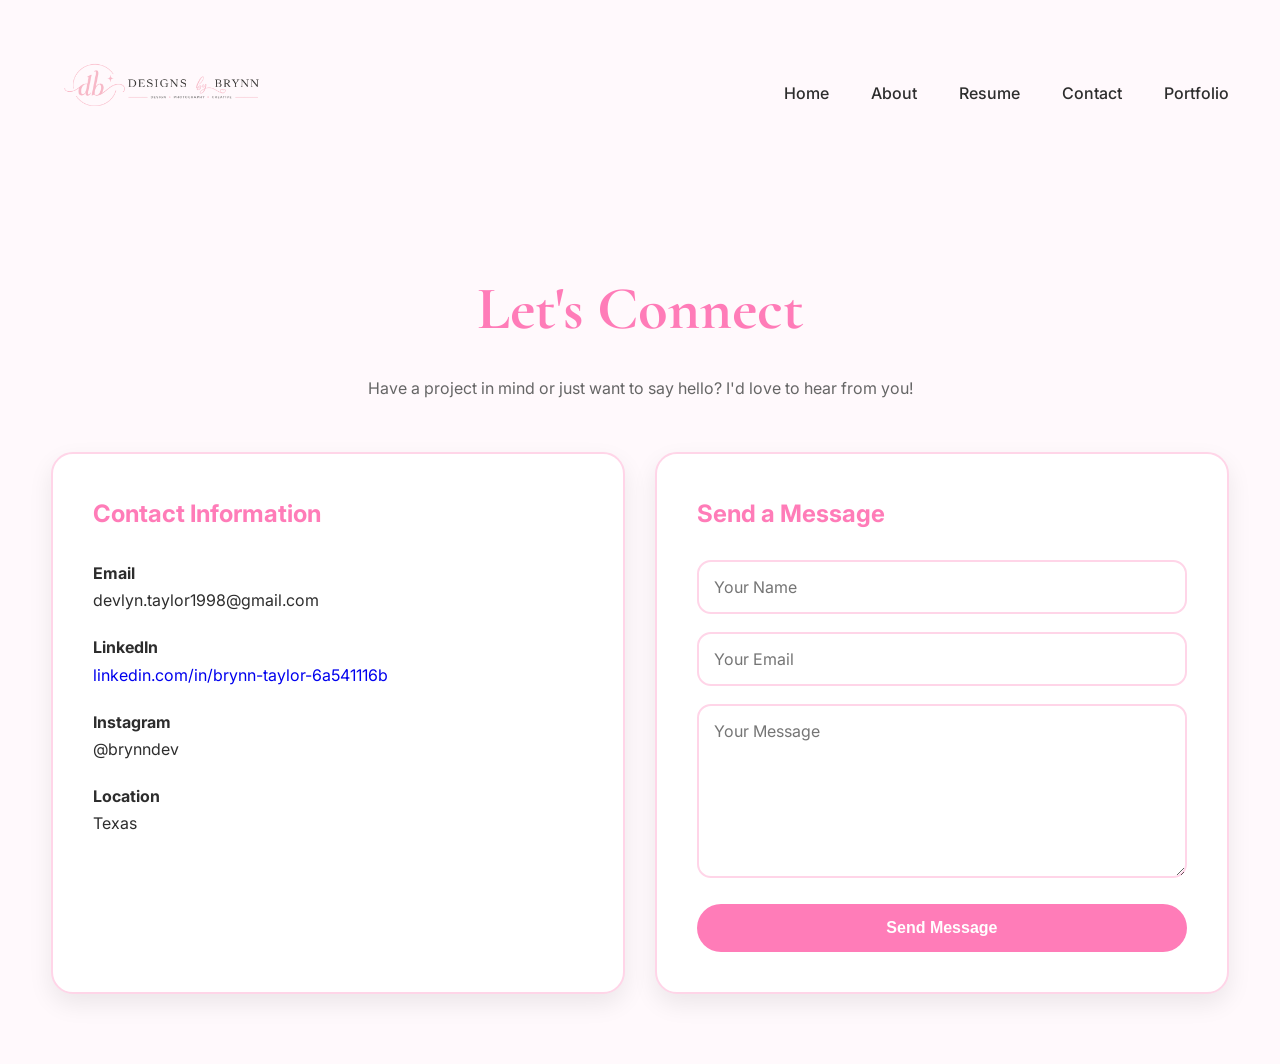
<file: contact.html>
<!DOCTYPE html>
<html lang="en">

<head>

    <meta charset="UTF-8">
    <meta name="viewport" content="width=device-width, initial-scale=1.0">

    <title>Contact | Brynn Taylor</title>

    <link rel="stylesheet" href="css/style.css">
    <link rel="stylesheet" href="css/contact.css">

    <link rel="preconnect" href="https://fonts.googleapis.com">
    <link rel="preconnect" href="https://fonts.gstatic.com" crossorigin>

    <link href="https://fonts.googleapis.com/css2?family=Inter:wght@300;400;500;700&family=Cormorant+Garamond:wght@500;700&display=swap" rel="stylesheet">

</head>

<body>

<header>

    <div class="container nav">

        <img src="images/logo.png" class="logo" alt="Brynn Taylor Logo">

        <nav>
            <ul>
                <li><a href="index.html">Home</a></li>
                <li><a href="about.html">About</a></li>
                <li><a href="resume.html">Resume</a></li>
                <li><a href="contact.html" class="active">Contact</a></li>
                <li><a href="portfolio.html">Portfolio</a></li>
            </ul>
        </nav>

    </div>

</header>

<section class="contact">

    <div class="contact-header">
        <h1>Let's Connect</h1>
        <p>
            Have a project in mind or just want to say hello? I'd love to hear from you!
        </p>
    </div>

    <div class="contact-grid">

        <div class="contact-card">

            <h2>Contact Information</h2>

            <p><strong>Email</strong><br>devlyn.taylor1998@gmail.com</p>

       <p>
    <strong>LinkedIn</strong><br>
    <a href="https://www.linkedin.com/in/brynn-taylor-6a541116b" target="_blank">
        linkedin.com/in/brynn-taylor-6a541116b
    </a>
</p>

            <p><strong>Instagram</strong><br>@brynndev</p>

            <p><strong>Location</strong><br>Texas</p>

        </div>

        <div class="contact-card">

            <h2>Send a Message</h2>

            <form>

                <input type="text" placeholder="Your Name" required>

                <input type="email" placeholder="Your Email" required>

                <textarea placeholder="Your Message" rows="7" required></textarea>

                <button type="submit">Send Message</button>

            </form>

        </div>

    </div>

</section>

</body>

</html>
</file>
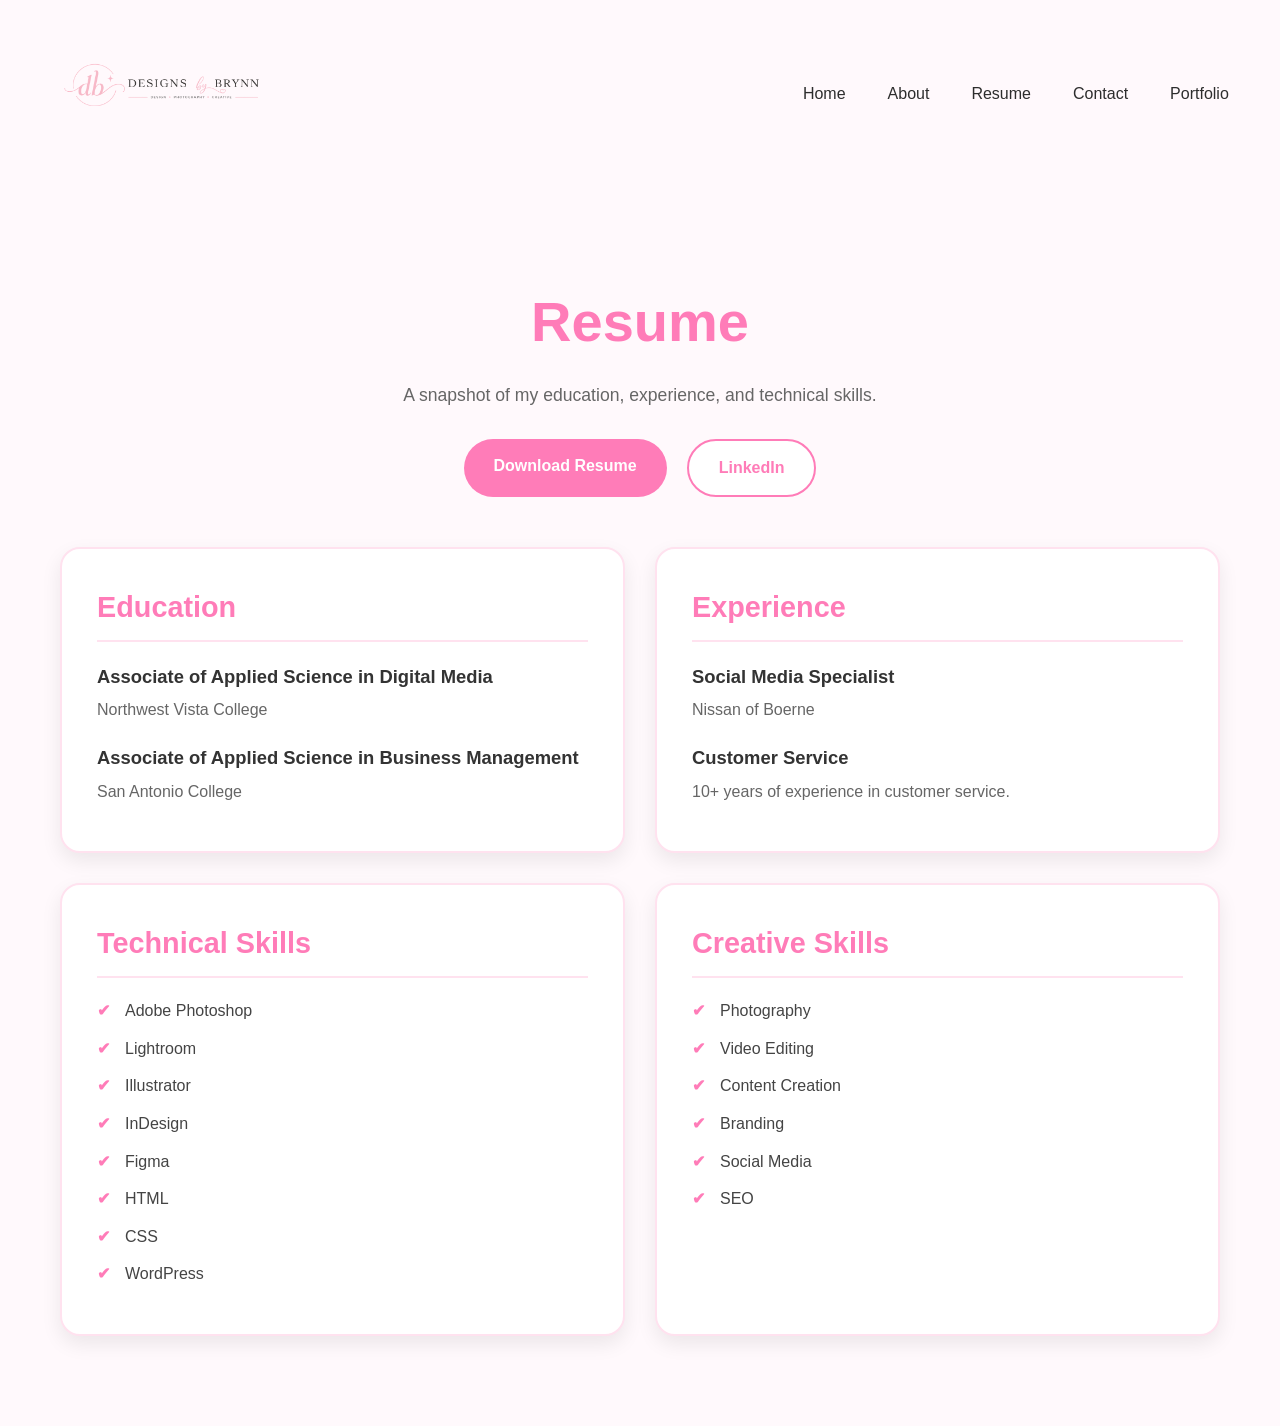
<file: resume.html>
<!DOCTYPE html>
<html lang="en">

<head>

    <meta charset="UTF-8">
    <meta name="viewport" content="width=device-width, initial-scale=1.0">

    <title>Resume | Brynn Taylor</title>

    <link rel="stylesheet" href="css/style.css">
    <link rel="stylesheet" href="css/resume.css">

    <link rel="preconnect" href="https://fonts.googleapis.com">
    <link rel="preconnect" href="https://fonts.gstatic.com" crossorigin>

    <link href="https://fonts.googleapis.com/css2?family=Inter:wght@300;400;500;700&family=Cormorant+Garamond:wght@500;700&display=swap" rel="stylesheet">

</head>

<body>

<header>

    <div class="container nav">

        <img src="images/logo.png" class="logo" alt="Brynn Taylor Logo">

        <nav>
            <ul>
                <li><a href="index.html">Home</a></li>
                <li><a href="about.html">About</a></li>
                <li><a href="resume.html" class="active">Resume</a></li>
                <li><a href="contact.html">Contact</a></li>
                <li><a href="portfolio.html">Portfolio</a></li>
            </ul>
        </nav>

    </div>

</header>

<body>
	<section class="resume">

    <div class="resume-header">
        <h1>Resume</h1>
        <p>
            A snapshot of my education, experience, and technical skills.
        </p>

        <div class="resume-buttons">
            <a href="resume.pdf" class="btn" target="_blank">Download Resume</a>

            <a href="www.linkedin.com/in/brynn-taylor-6a541116b"
               class="btn secondary"
               target="_blank">
                LinkedIn
            </a>
        </div>
    </div>

    <div class="resume-grid">

        <div class="resume-card">
            <h2>Education</h2>

            <h3>Associate of Applied Science in Digital Media</h3>
            <p>Northwest Vista College</p>

            <h3>Associate of Applied Science in Business Management</h3>
            <p>San Antonio College</p>
        </div>

        <div class="resume-card">
            <h2>Experience</h2>

            <h3>Social Media Specialist</h3>
            <p>Nissan of Boerne</p>

            <h3>Customer Service</h3>
            <p>10+ years of experience in customer service.</p>
        </div>

        <div class="resume-card">
            <h2>Technical Skills</h2>

            <ul>
                <li>Adobe Photoshop</li>
                <li>Lightroom</li>
                <li>Illustrator</li>
                <li>InDesign</li>
                <li>Figma</li>
                <li>HTML</li>
                <li>CSS</li>
                <li>WordPress</li>
            </ul>
        </div>

        <div class="resume-card">
            <h2>Creative Skills</h2>

            <ul>
                <li>Photography</li>
                <li>Video Editing</li>
                <li>Content Creation</li>
                <li>Branding</li>
                <li>Social Media</li>
                <li>SEO</li>
            </ul>
        </div>

    </div>

</section>
</body>
</html>
</file>
<file: css/style.css>
/* ==========================================
   BRYNN TAYLOR PORTFOLIO
   PART 1
   ========================================== */

/* Google Fonts
Cormorant Garamond
Inter
*/

/* ========= VARIABLES ========= */

:root{
    --pink:#FF7CB8;
    --light-pink:#FFF9FC;
    --border:#FFD5E8;
    --text:#2D2D2D;
    --white:#FFFFFF;
}

/* ========= RESET ========= */

*{
    margin:0;
    padding:0;
    box-sizing:border-box;
}

html{
    scroll-behavior:smooth;
}

body{
    font-family:'Inter',sans-serif;
    background:var(--light-pink);
    color:var(--text);
    line-height:1.7;
}

img{
    display:block;
    max-width:100%;
}

a{
    text-decoration:none;
}

ul{
    list-style:none;
}

/* ========= CONTAINER ========= */

.container{
    width:min(92%,1200px);
    margin:auto;
}

/* ========= HEADER ========= */

header{
    background:var(--light-pink);
    padding:20px 0;
}

.nav{
    display:flex;
    justify-content:space-between;
    align-items:center;
}

/* ========= LOGO ========= */

.logo{
    width:220px;
    height:auto;
}

/* ========= NAVIGATION ========= */

nav ul{
    display:flex;
    gap:42px;
}

nav a{
    color:var(--text);
    font-size:16px;
    font-weight:500;
    transition:.3s;
}

nav a:hover{
    color:var(--pink);
}

/* ========= HERO ========= */

.hero{
    padding:80px 0 110px;
}

.hero-grid{
    display:grid;
    grid-template-columns:45% 55%;
    gap:80px;
    align-items:center;
}

.hero-text h1{
    font-family:'Cormorant Garamond',serif;
    font-size:82px;
    line-height:1;
    font-weight:600;
    margin-bottom:25px;
}

.hero-text p{
    max-width:520px;
    font-size:18px;
    margin-bottom:40px;
}
.hero-image{
    display:flex;
    justify-content:flex-end;
}

.hero-image img{
    width:100%;
    max-width:560px;
    border-radius:24px;
    display:block;
}

/* ========= BUTTONS ========= */

.buttons{
    display:flex;
    gap:18px;
    flex-wrap:wrap;
}

.btn,
.btn-outline{

    padding:15px 34px;

    border-radius:50px;

    font-weight:600;

    transition:.3s;

}

.btn{

    background:var(--pink);

    color:white;

}

.btn:hover{

    transform:translateY(-3px);

}

.btn-outline{

    border:2px solid var(--pink);

    color:var(--pink);

}

.btn-outline:hover{

    background:var(--pink);

    color:white;

}
/* ==========================================
   CREATIVE SERVICES
========================================== */

.services{
    padding:110px 0;
    background:#FFF9FC;
}

.services h2{
    font-family:'Cormorant Garamond',serif;
    font-size:60px;
    text-align:center;
    font-weight:600;
    margin-bottom:60px;
}

.cards{
    display:grid;
    grid-template-columns:repeat(3,1fr);
    gap:35px;
}

.service-card{
    background:#fff;
    border:1.5px solid #FFD5E8;
    border-radius:24px;
    padding:25px;
    transition:.35s ease;
}

.service-card:hover{
    transform:translateY(-8px);
    box-shadow:0 15px 35px rgba(0,0,0,.08);
}

.service-image{
    width:100%;
    height:240px;
    object-fit:cover;
    border-radius:18px;
    margin-bottom:25px;
}

.service-card h3{
    font-family:'Cormorant Garamond',serif;
    font-size:36px;
    font-weight:600;
    margin-bottom:15px;
}

.service-card p{
    font-size:16px;
    color:#555;
    line-height:1.7;
}
/* ======================================
   FEATURED PROJECTS
====================================== */

.projects{
    padding:100px 0;
    background:#FFF9FC;
}

.section-title{
    display:flex;
    align-items:center;
    justify-content:center;
    gap:35px;
    margin-bottom:60px;
}

.section-title span{
    flex:1;
    max-width:180px;
    height:1px;
    background:#FF7CB8;
}

.section-title h2{
    font-family:'Inter',sans-serif;
    font-size:40px;
    font-weight:500;
    letter-spacing:2px;
}

.project-grid{

    display:grid;
    grid-template-columns:repeat(2,1fr);
    gap:34px;

}

.project-card{

    display:grid;
    grid-template-columns:64% 36%;

    border:1.5px solid #FF7CB8;
    border-radius:24px;

    padding:18px;

    background:white;

    overflow:hidden;

    transition:.3s ease;

}

.project-card:hover{

    transform:translateY(-6px);

    box-shadow:0 18px 30px rgba(0,0,0,.08);

}

.project-card img{

    width:100%;
    height:100%;

    object-fit:cover;

    border-radius:18px;

    display:block;

}

.project-content{

    display:flex;
    flex-direction:column;

    justify-content:flex-start;

    padding-left:22px;

}

.category{

    color:#FF7CB8;

    font-size:15px;

    font-weight:700;

    text-transform:uppercase;

    letter-spacing:.8px;

    margin-bottom:16px;

}

.project-content h3{

    font-family:'Cormorant Garamond',serif;

    font-size:28px;

    line-height:1.05;

    font-weight:600;

    color:#111;

    margin-bottom:18px;

}

.line{

    width:48px;

    height:2px;

    background:#FF7CB8;

    margin-bottom:18px;

}

.project-content p{

    font-size:15px;

    line-height:1.45;

    color:#333;

    margin-bottom:28px;

}

.project-content a{

    margin-top:auto;

    color:#FF7CB8;

    font-weight:600;

    text-decoration:none;

    font-size:15px;

    letter-spacing:.4px;

}

.project-content a:hover{

    opacity:.75;

}

@media(max-width:1000px){

.project-grid{

grid-template-columns:1fr;

}

.project-card{

grid-template-columns:1fr;

}

.project-card img{

height:320px;

}

.project-content{

padding:25px 0 0;

}

}
/* ==========================================
   TECHNICAL SKILLS
========================================== */

.skills{
    background:#FFDDEA;
    padding:120px 0;
}

.skills h2{
    text-align:center;
    font-family:'Cormorant Garamond',serif;
    font-size:60px;
    font-weight:600;
    margin-bottom:70px;
}

.skill-grid{
    display:grid;
    grid-template-columns:repeat(4,1fr);
    gap:30px;
}

.skill-card{
    border:1px solid rgba(255,255,255,.9);
    border-radius:20px;
    padding:35px 28px;
    min-height:340px;
    transition:.3s ease;
}

.skill-card:hover{
    background:rgba(255,255,255,.18);
}

.skill-card h3{
    font-family:'Cormorant Garamond',serif;
    font-size:32px;
    font-weight:600;
    margin-bottom:30px;
    line-height:1.2;
}

.skill-card ul{
    list-style:disc;
    padding-left:20px;
}

.skill-card li{
    margin-bottom:10px;
    font-size:16px;
    line-height:1.6;
}
/* ==========================================
   RESPONSIVE
========================================== */

@media (max-width:1000px){

    .hero-grid{
        grid-template-columns:1fr;
        text-align:center;
    }

    .hero-text p{
        margin:0 auto 40px;
    }

    .buttons{
        justify-content:center;
    }

    .cards{
        grid-template-columns:1fr;
    }

    .skill-grid{
        grid-template-columns:repeat(2,1fr);
    }

}

@media (max-width:700px){

    nav ul{
        gap:20px;
        font-size:14px;
        flex-wrap:wrap;
        justify-content:center;
    }

    .hero-text h1{
        font-size:58px;
    }

    .services h2,
    .skills h2{
        font-size:46px;
    }

    .skill-grid{
        grid-template-columns:1fr;
    }

}
</file>
<file: css/contact.css>
@charset "UTF-8";
/* CSS Document */
/* ==========================
   Contact Section
========================== */

.contact{
    width:min(92%,1200px);
    margin:70px auto;
}

.contact-header{
    text-align:center;
    margin-bottom:50px;
}

.contact-header h1{
    font-family:'Cormorant Garamond', serif;
    font-size:3.8rem;
    color:#FF7CB8;
    margin-bottom:15px;
}

.contact-header p{
    max-width:650px;
    margin:auto;
    color:#666;
}

.contact-grid{
    display:grid;
    grid-template-columns:repeat(2,1fr);
    gap:30px;
}

.contact-card{
    background:#fff;
    border:2px solid #FFD5E8;
    border-radius:22px;
    padding:40px;
    box-shadow:0 10px 25px rgba(0,0,0,.08);
}

.contact-card h2{
    color:#FF7CB8;
    margin-bottom:25px;
}

.contact-card p{
    margin-bottom:20px;
}

input,
textarea{
    width:100%;
    padding:15px;
    margin-bottom:18px;
    border:2px solid #FFD5E8;
    border-radius:14px;
    font-family:'Inter', sans-serif;
    font-size:16px;
    outline:none;
}

input:focus,
textarea:focus{
    border-color:#FF7CB8;
}

textarea{
    resize:vertical;
}

button{
    width:100%;
    padding:15px;
    border:none;
    border-radius:50px;
    background:#FF7CB8;
    color:#fff;
    font-size:16px;
    font-weight:600;
    cursor:pointer;
    transition:.3s;
}

button:hover{
    background:#ff66ae;
}

@media (max-width:900px){

    .contact-grid{
        grid-template-columns:1fr;
    }
.contact-card a {
    color: #FF7CB8;
    text-decoration: none;
    font-weight: 500;
}

.contact-card a:hover {
    text-decoration: underline;
}
</file>
<file: css/resume.css>
@charset "UTF-8";

/* ========= HEADER ========= */

header{
    background:var(--light-pink);
    padding:20px 0;
}

.nav{
    display:flex;
    justify-content:space-between;
    align-items:center;
}

/* ========= LOGO ========= */

.logo{
    width:220px;
    height:auto;
}

/* ========= NAVIGATION ========= */

nav ul{
    display:flex;
    gap:42px;
}

nav a{
    color:var(--text);
    font-size:16px;
    font-weight:500;
    transition:.3s;
}

nav a:hover{
    color:var(--pink);
}
/* ==========================
   Global Styles
========================== */

* {
    margin: 0;
    padding: 0;
    box-sizing: border-box;
}

body {
    background-color: #FFF9FC;
    font-family: Arial, Helvetica, sans-serif;
    color: #444;
    line-height: 1.6;
}

/* ==========================
   Resume Section
========================== */

.resume {
    max-width: 1200px;
    margin: 70px auto;
    padding: 20px;
}

/* ==========================
   Header
========================== */

.resume-header {
    text-align: center;
    margin-bottom: 50px;
}

.resume-header h1 {
    font-size: 3.5rem;
    color: #FF7CB8;
    margin-bottom: 15px;
}

.resume-header p {
    max-width: 650px;
    margin: 0 auto;
    color: #666;
    font-size: 1.1rem;
}

/* ==========================
   Buttons
========================== */

.resume-buttons {
    margin-top: 30px;
    display: flex;
    justify-content: center;
    gap: 20px;
    flex-wrap: wrap;
}

.btn {
    display: inline-block;
    background: #FF7CB8;
    color: #fff;
    text-decoration: none;
    padding: 14px 30px;
    border-radius: 50px;
    font-weight: bold;
    transition: all 0.3s ease;
}

.btn:hover {
    background: #ff63ad;
    transform: translateY(-3px);
}

.secondary {
    background: #fff;
    color: #FF7CB8;
    border: 2px solid #FF7CB8;
}

.secondary:hover {
    background: #FFEAF4;
}

/* ==========================
   Resume Grid
========================== */

.resume-grid {
    display: grid;
    grid-template-columns: repeat(2, 1fr);
    gap: 30px;
}

/* ==========================
   Cards
========================== */

.resume-card {
    background: #fff;
    border: 2px solid #FFE2EF;
    border-radius: 20px;
    padding: 35px;
    box-shadow: 0 8px 20px rgba(0, 0, 0, 0.08);
    transition: all 0.3s ease;
}

.resume-card:hover {
    transform: translateY(-5px);
    box-shadow: 0 12px 28px rgba(0, 0, 0, 0.12);
}

.resume-card h2 {
    color: #FF7CB8;
    font-size: 1.8rem;
    margin-bottom: 20px;
    border-bottom: 2px solid #FFE2EF;
    padding-bottom: 10px;
}

.resume-card h3 {
    color: #333;
    margin-top: 20px;
    margin-bottom: 6px;
    font-size: 1.15rem;
}

.resume-card p {
    color: #666;
    margin-bottom: 12px;
}

.resume-card ul {
    list-style: none;
    padding: 0;
}

.resume-card li {
    position: relative;
    padding-left: 28px;
    margin-bottom: 12px;
}

.resume-card li::before {
    content: "✔";
    color: #FF7CB8;
    position: absolute;
    left: 0;
    font-weight: bold;
}

/* ==========================
   Responsive
========================== */

@media (max-width: 900px) {

    .resume-grid {
        grid-template-columns: 1fr;
    }

    .resume-header h1 {
        font-size: 2.8rem;
    }

    .resume {
        padding: 15px;
    }
}

@media (max-width: 600px) {

    .resume-header h1 {
        font-size: 2.2rem;
    }

    .resume-buttons {
        flex-direction: column;
        align-items: center;
    }

    .btn {
        width: 220px;
        text-align: center;
    }

    .resume-card {
        padding: 25px;
    }
}
</file>
